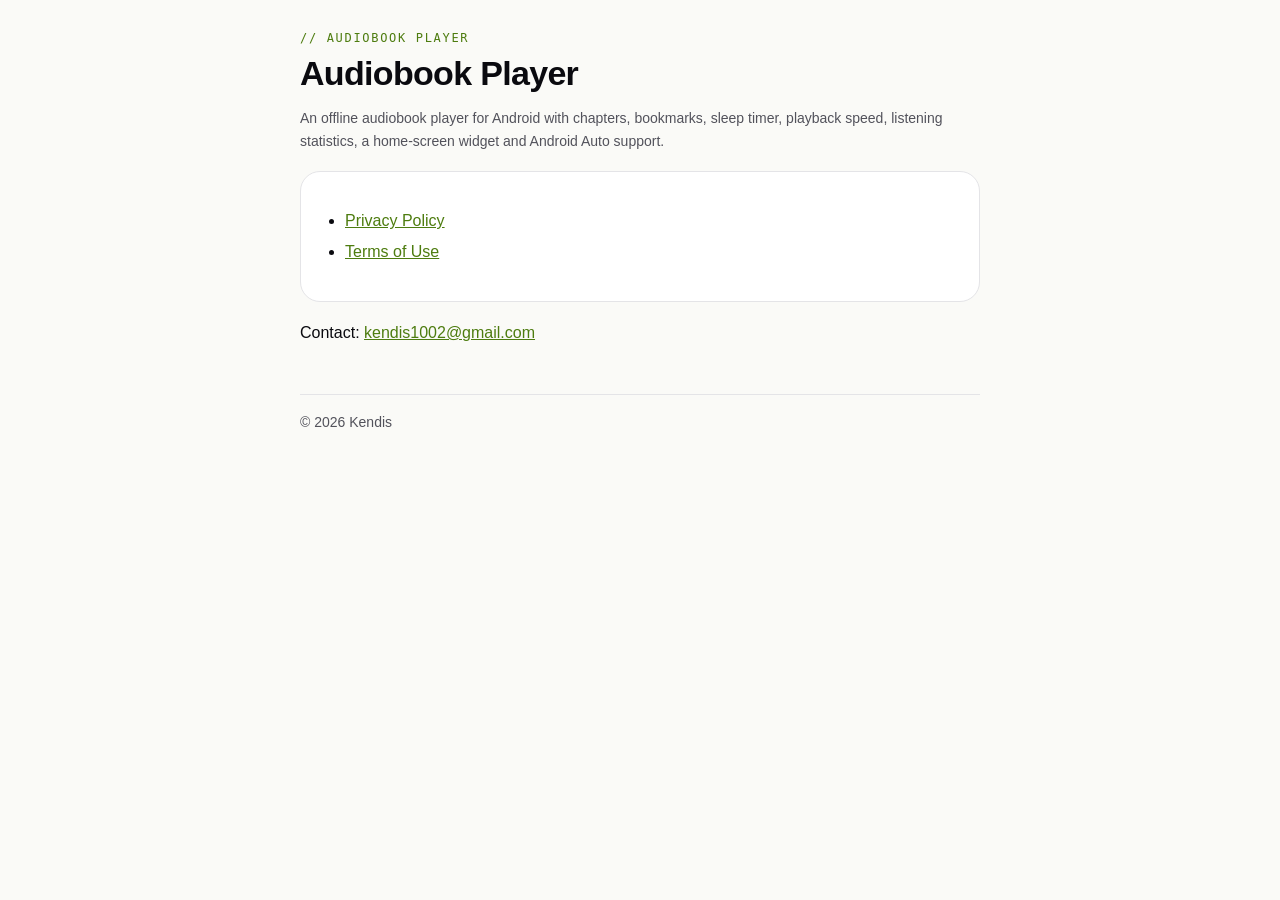
<file: index.html>
<!doctype html>
<html lang="en">
<head>
<meta charset="utf-8">
<meta name="viewport" content="width=device-width, initial-scale=1">
<title>Audiobook Player</title>
<meta name="description" content="Audiobook Player: an offline audiobook player for Android. Privacy policy and terms of use.">
<link rel="stylesheet" href="style.css">
</head>
<body>
<main>
  <p class="eyebrow">// Audiobook Player</p>
  <h1>Audiobook Player</h1>
  <p class="muted">An offline audiobook player for Android with chapters, bookmarks, sleep timer, playback speed, listening statistics, a home-screen widget and Android Auto support.</p>
  <div class="card">
    <ul>
      <li><a href="privacy.html">Privacy Policy</a></li>
      <li><a href="terms.html">Terms of Use</a></li>
    </ul>
  </div>
  <p>Contact: <a href="mailto:kendis1002@gmail.com">kendis1002@gmail.com</a></p>
  <footer>&copy; 2026 Kendis</footer>
</main>
</body>
</html>
</file>
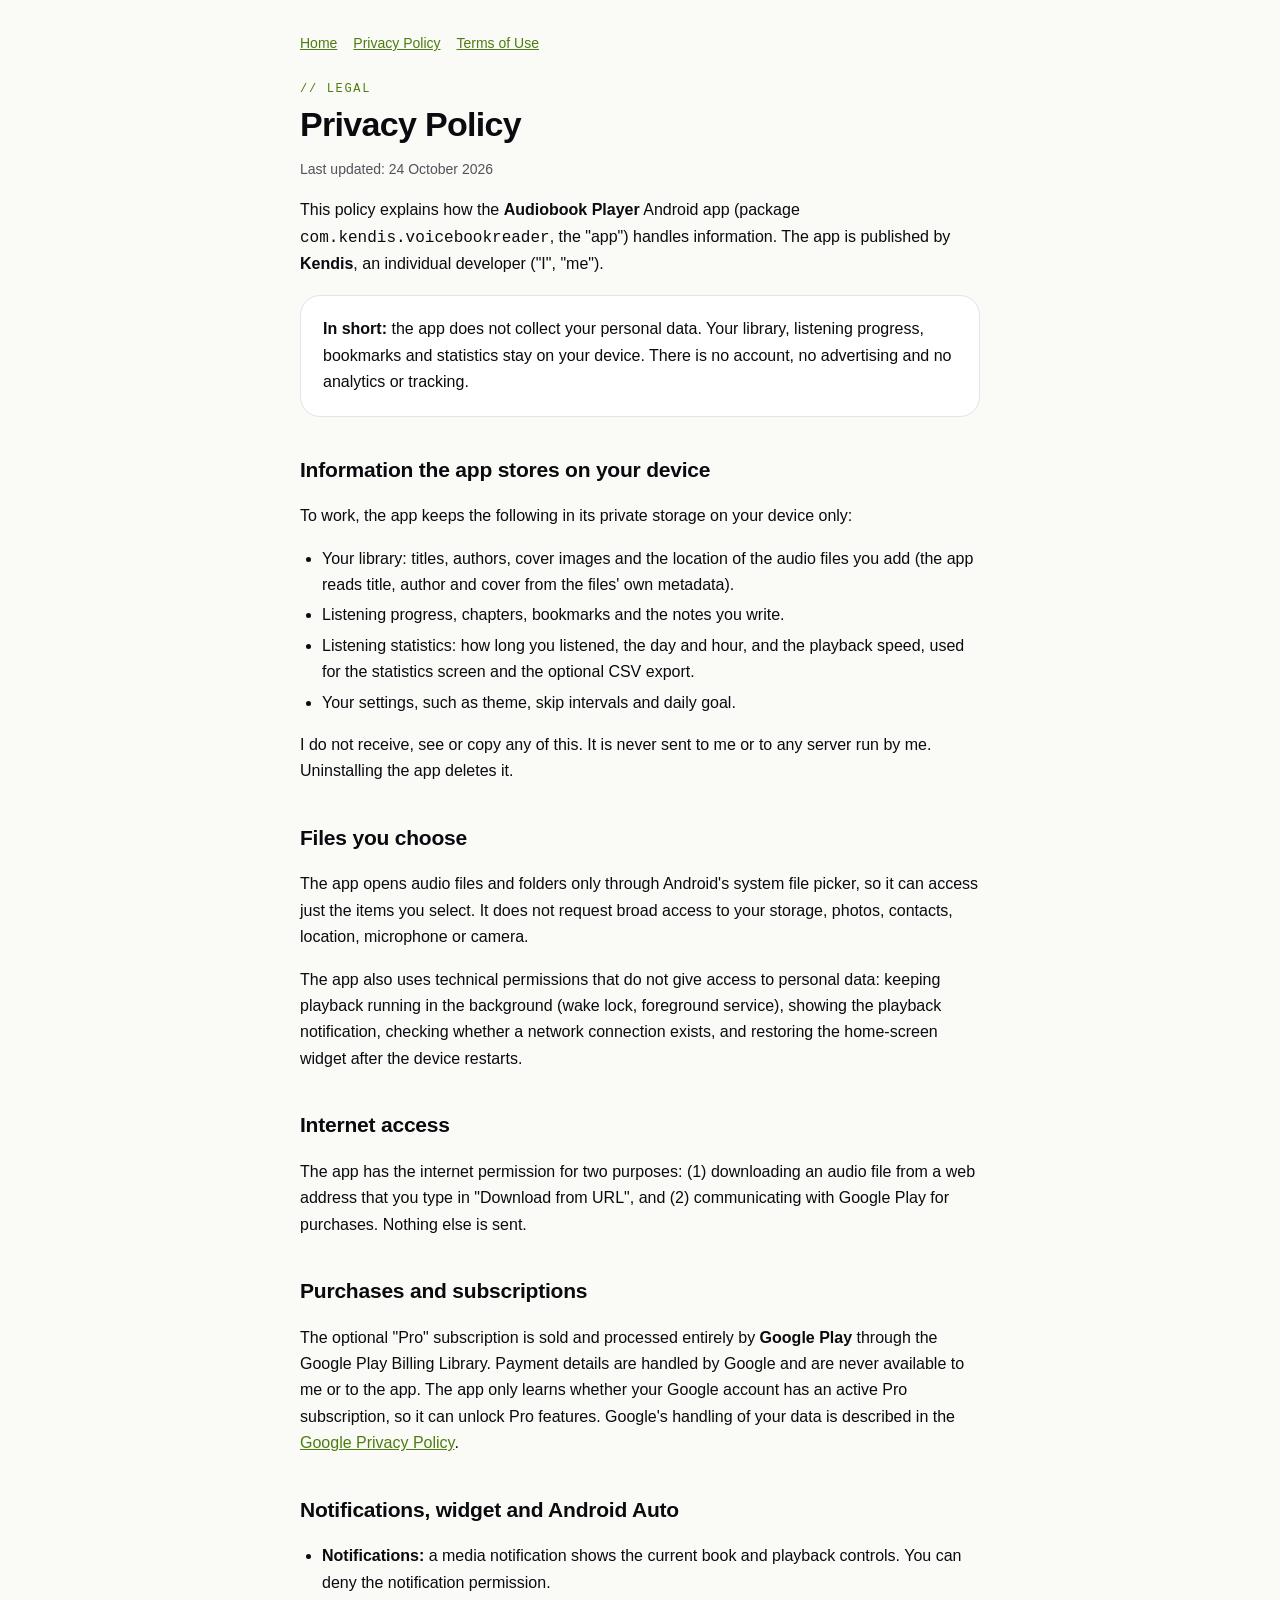
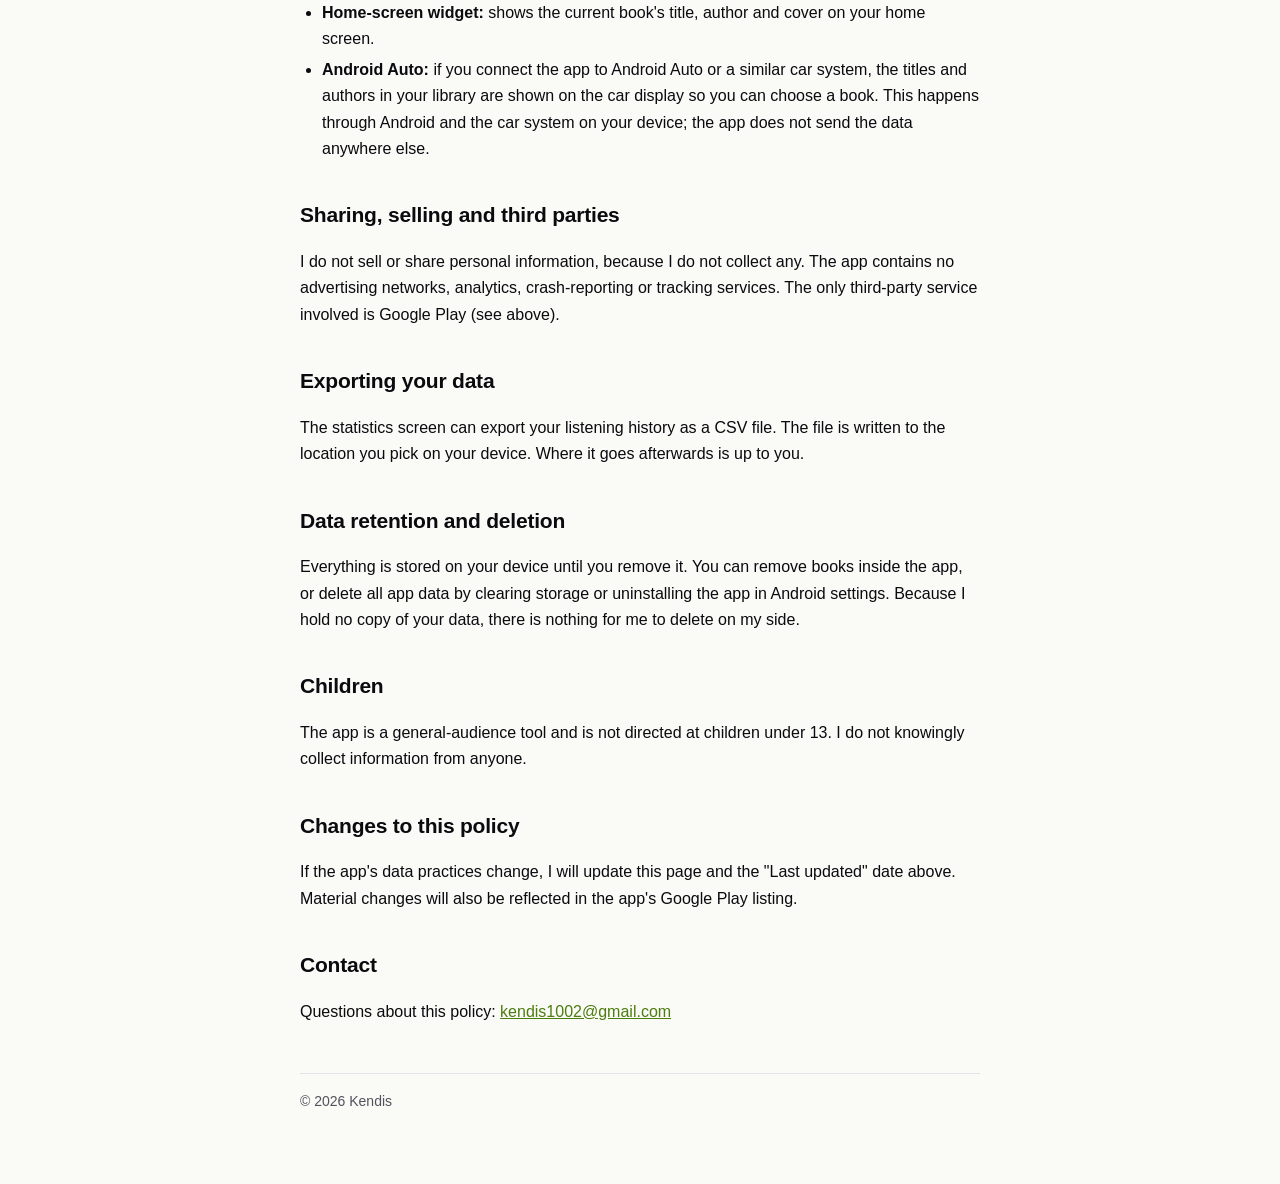
<file: privacy.html>
<!doctype html>
<html lang="en">
<head>
<meta charset="utf-8">
<meta name="viewport" content="width=device-width, initial-scale=1">
<title>Privacy Policy - Audiobook Player</title>
<meta name="description" content="Privacy Policy for the Audiobook Player Android app.">
<link rel="stylesheet" href="style.css">
</head>
<body>
<main>
  <nav><a href="index.html">Home</a><a href="privacy.html">Privacy Policy</a><a href="terms.html">Terms of Use</a></nav>
  <p class="eyebrow">// Legal</p>
  <h1>Privacy Policy</h1>
  <p class="updated">Last updated: 24 October 2026</p>

  <p>This policy explains how the <strong>Audiobook Player</strong> Android app (package <code>com.kendis.voicebookreader</code>, the "app") handles information. The app is published by <strong>Kendis</strong>, an individual developer ("I", "me").</p>

  <div class="card">
    <strong>In short:</strong> the app does not collect your personal data. Your library, listening progress, bookmarks and statistics stay on your device. There is no account, no advertising and no analytics or tracking.
  </div>

  <h2>Information the app stores on your device</h2>
  <p>To work, the app keeps the following in its private storage on your device only:</p>
  <ul>
    <li>Your library: titles, authors, cover images and the location of the audio files you add (the app reads title, author and cover from the files' own metadata).</li>
    <li>Listening progress, chapters, bookmarks and the notes you write.</li>
    <li>Listening statistics: how long you listened, the day and hour, and the playback speed, used for the statistics screen and the optional CSV export.</li>
    <li>Your settings, such as theme, skip intervals and daily goal.</li>
  </ul>
  <p>I do not receive, see or copy any of this. It is never sent to me or to any server run by me. Uninstalling the app deletes it.</p>

  <h2>Files you choose</h2>
  <p>The app opens audio files and folders only through Android's system file picker, so it can access just the items you select. It does not request broad access to your storage, photos, contacts, location, microphone or camera.</p>
  <p>The app also uses technical permissions that do not give access to personal data: keeping playback running in the background (wake lock, foreground service), showing the playback notification, checking whether a network connection exists, and restoring the home-screen widget after the device restarts.</p>

  <h2>Internet access</h2>
  <p>The app has the internet permission for two purposes: (1) downloading an audio file from a web address that you type in "Download from URL", and (2) communicating with Google Play for purchases. Nothing else is sent.</p>

  <h2>Purchases and subscriptions</h2>
  <p>The optional "Pro" subscription is sold and processed entirely by <strong>Google Play</strong> through the Google Play Billing Library. Payment details are handled by Google and are never available to me or to the app. The app only learns whether your Google account has an active Pro subscription, so it can unlock Pro features. Google's handling of your data is described in the <a href="https://policies.google.com/privacy">Google Privacy Policy</a>.</p>

  <h2>Notifications, widget and Android Auto</h2>
  <ul>
    <li><strong>Notifications:</strong> a media notification shows the current book and playback controls. You can deny the notification permission.</li>
    <li><strong>Home-screen widget:</strong> shows the current book's title, author and cover on your home screen.</li>
    <li><strong>Android Auto:</strong> if you connect the app to Android Auto or a similar car system, the titles and authors in your library are shown on the car display so you can choose a book. This happens through Android and the car system on your device; the app does not send the data anywhere else.</li>
  </ul>

  <h2>Sharing, selling and third parties</h2>
  <p>I do not sell or share personal information, because I do not collect any. The app contains no advertising networks, analytics, crash-reporting or tracking services. The only third-party service involved is Google Play (see above).</p>

  <h2>Exporting your data</h2>
  <p>The statistics screen can export your listening history as a CSV file. The file is written to the location you pick on your device. Where it goes afterwards is up to you.</p>

  <h2>Data retention and deletion</h2>
  <p>Everything is stored on your device until you remove it. You can remove books inside the app, or delete all app data by clearing storage or uninstalling the app in Android settings. Because I hold no copy of your data, there is nothing for me to delete on my side.</p>

  <h2>Children</h2>
  <p>The app is a general-audience tool and is not directed at children under 13. I do not knowingly collect information from anyone.</p>

  <h2>Changes to this policy</h2>
  <p>If the app's data practices change, I will update this page and the "Last updated" date above. Material changes will also be reflected in the app's Google Play listing.</p>

  <h2>Contact</h2>
  <p>Questions about this policy: <a href="mailto:kendis1002@gmail.com">kendis1002@gmail.com</a></p>

  <footer>&copy; 2026 Kendis</footer>
</main>
</body>
</html>
</file>
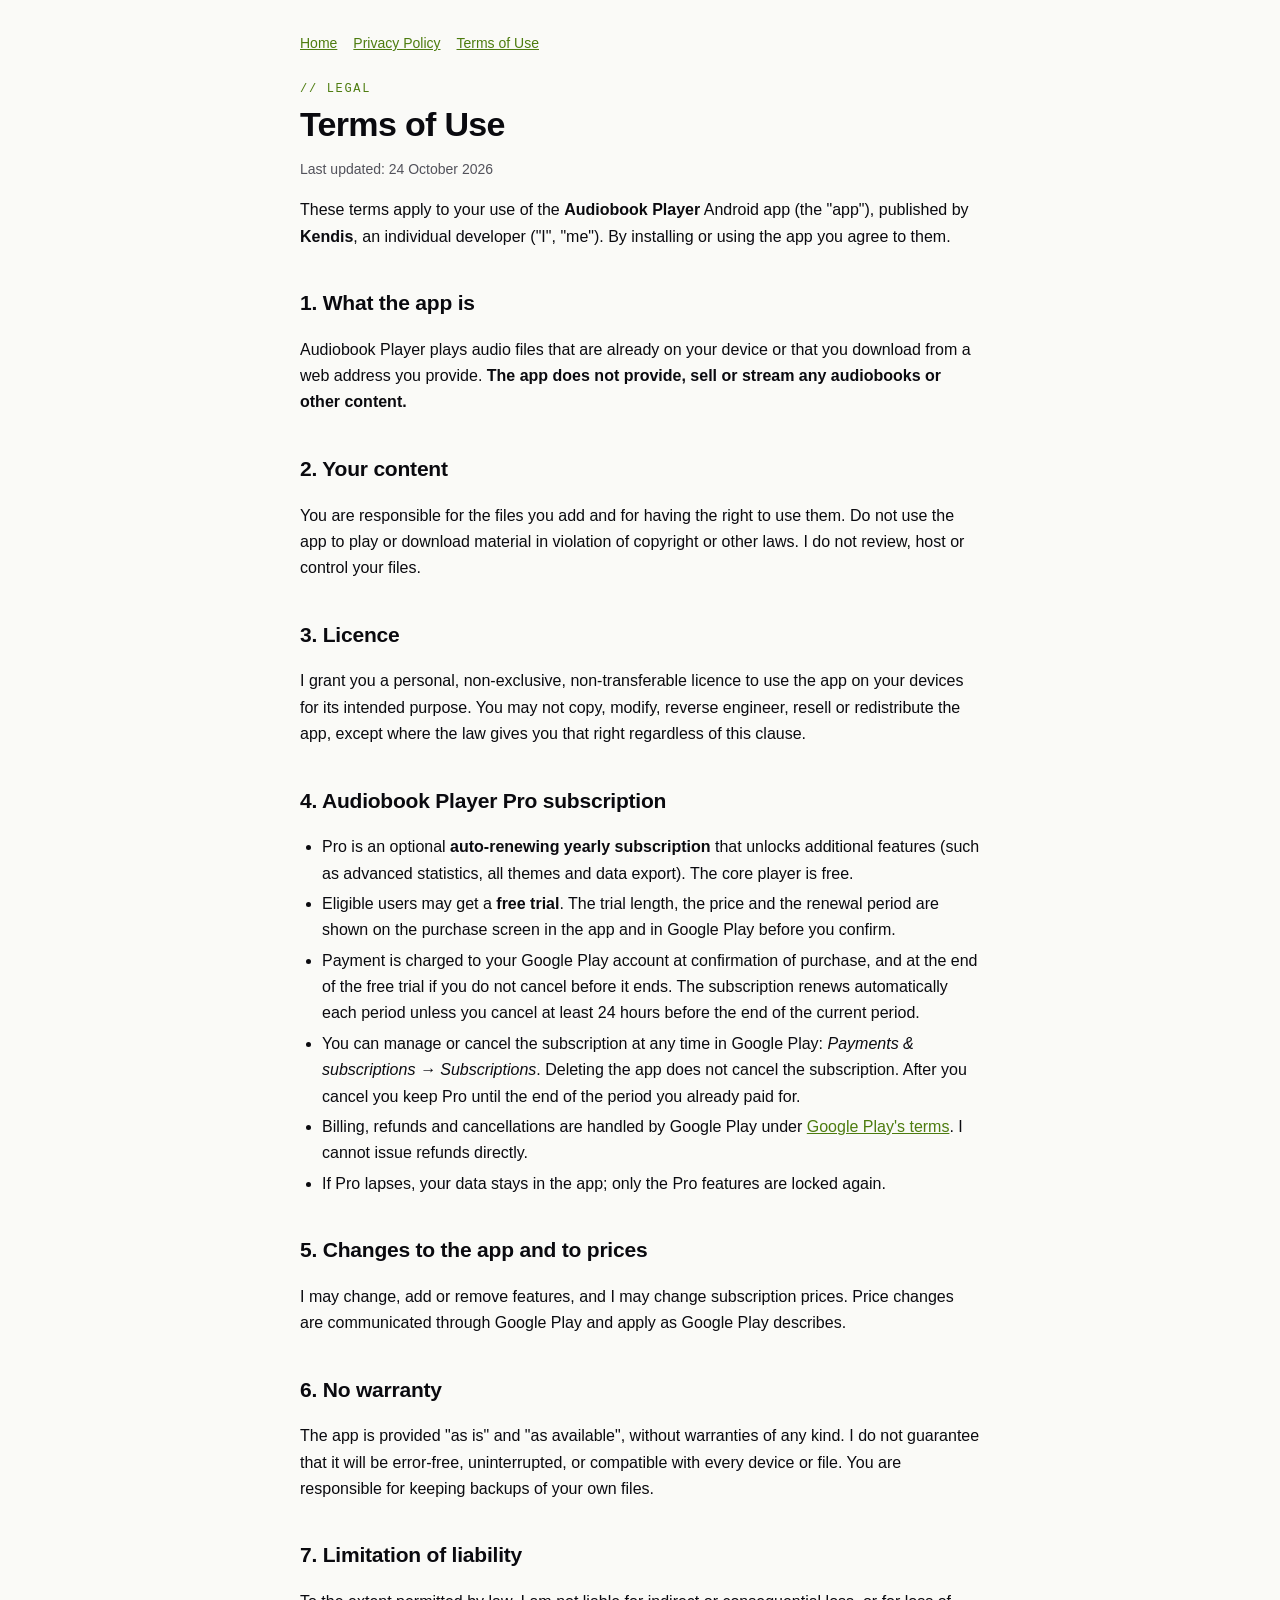
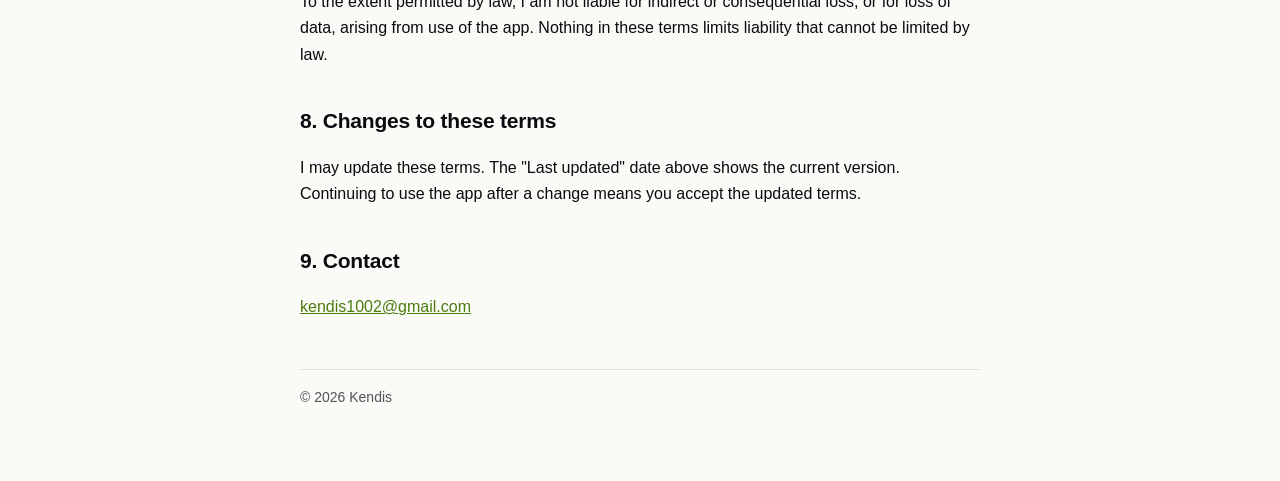
<file: terms.html>
<!doctype html>
<html lang="en">
<head>
<meta charset="utf-8">
<meta name="viewport" content="width=device-width, initial-scale=1">
<title>Terms of Use - Audiobook Player</title>
<meta name="description" content="Terms of Use for the Audiobook Player Android app.">
<link rel="stylesheet" href="style.css">
</head>
<body>
<main>
  <nav><a href="index.html">Home</a><a href="privacy.html">Privacy Policy</a><a href="terms.html">Terms of Use</a></nav>
  <p class="eyebrow">// Legal</p>
  <h1>Terms of Use</h1>
  <p class="updated">Last updated: 24 October 2026</p>

  <p>These terms apply to your use of the <strong>Audiobook Player</strong> Android app (the "app"), published by <strong>Kendis</strong>, an individual developer ("I", "me"). By installing or using the app you agree to them.</p>

  <h2>1. What the app is</h2>
  <p>Audiobook Player plays audio files that are already on your device or that you download from a web address you provide. <strong>The app does not provide, sell or stream any audiobooks or other content.</strong></p>

  <h2>2. Your content</h2>
  <p>You are responsible for the files you add and for having the right to use them. Do not use the app to play or download material in violation of copyright or other laws. I do not review, host or control your files.</p>

  <h2>3. Licence</h2>
  <p>I grant you a personal, non-exclusive, non-transferable licence to use the app on your devices for its intended purpose. You may not copy, modify, reverse engineer, resell or redistribute the app, except where the law gives you that right regardless of this clause.</p>

  <h2>4. Audiobook Player Pro subscription</h2>
  <ul>
    <li>Pro is an optional <strong>auto-renewing yearly subscription</strong> that unlocks additional features (such as advanced statistics, all themes and data export). The core player is free.</li>
    <li>Eligible users may get a <strong>free trial</strong>. The trial length, the price and the renewal period are shown on the purchase screen in the app and in Google Play before you confirm.</li>
    <li>Payment is charged to your Google Play account at confirmation of purchase, and at the end of the free trial if you do not cancel before it ends. The subscription renews automatically each period unless you cancel at least 24 hours before the end of the current period.</li>
    <li>You can manage or cancel the subscription at any time in Google Play: <em>Payments &amp; subscriptions &rarr; Subscriptions</em>. Deleting the app does not cancel the subscription. After you cancel you keep Pro until the end of the period you already paid for.</li>
    <li>Billing, refunds and cancellations are handled by Google Play under <a href="https://play.google/play-terms/">Google Play's terms</a>. I cannot issue refunds directly.</li>
    <li>If Pro lapses, your data stays in the app; only the Pro features are locked again.</li>
  </ul>

  <h2>5. Changes to the app and to prices</h2>
  <p>I may change, add or remove features, and I may change subscription prices. Price changes are communicated through Google Play and apply as Google Play describes.</p>

  <h2>6. No warranty</h2>
  <p>The app is provided "as is" and "as available", without warranties of any kind. I do not guarantee that it will be error-free, uninterrupted, or compatible with every device or file. You are responsible for keeping backups of your own files.</p>

  <h2>7. Limitation of liability</h2>
  <p>To the extent permitted by law, I am not liable for indirect or consequential loss, or for loss of data, arising from use of the app. Nothing in these terms limits liability that cannot be limited by law.</p>

  <h2>8. Changes to these terms</h2>
  <p>I may update these terms. The "Last updated" date above shows the current version. Continuing to use the app after a change means you accept the updated terms.</p>

  <h2>9. Contact</h2>
  <p><a href="mailto:kendis1002@gmail.com">kendis1002@gmail.com</a></p>

  <footer>&copy; 2026 Kendis</footer>
</main>
</body>
</html>
</file>
<file: style.css>
:root { --bg:#fafaf7; --card:#ffffff; --text:#0a0a0f; --muted:#52525b; --accent:#4d7c0f; --line:#e4e4e7; }
@media (prefers-color-scheme: dark) { :root { --bg:#08080c; --card:#1a1a26; --text:#f4f4f5; --muted:#a1a1aa; --accent:#a3e635; --line:#2a2a3a; } }
* { box-sizing: border-box; }
body { margin:0; background:var(--bg); color:var(--text); font:16px/1.65 -apple-system, "Segoe UI", Roboto, Helvetica, Arial, sans-serif; }
main { max-width:720px; margin:0 auto; padding:32px 20px 72px; }
.eyebrow { font:12px/1 ui-monospace, "SF Mono", Menlo, Consolas, monospace; letter-spacing:.14em; text-transform:uppercase; color:var(--accent); margin:0 0 10px; }
h1 { font-size:34px; line-height:1.15; letter-spacing:-.02em; margin:0 0 6px; }
h2 { font-size:21px; margin:36px 0 8px; letter-spacing:-.01em; }
p, li { color:var(--text); }
.muted, .updated { color:var(--muted); font-size:14px; }
ul { padding-left:22px; } li { margin:4px 0; }
a { color:var(--accent); }
.card { background:var(--card); border:1px solid var(--line); border-radius:20px; padding:20px 22px; margin:18px 0; }
nav { display:flex; gap:16px; flex-wrap:wrap; margin-bottom:28px; font-size:14px; }
footer { margin-top:48px; color:var(--muted); font-size:14px; border-top:1px solid var(--line); padding-top:16px; }
</file>
